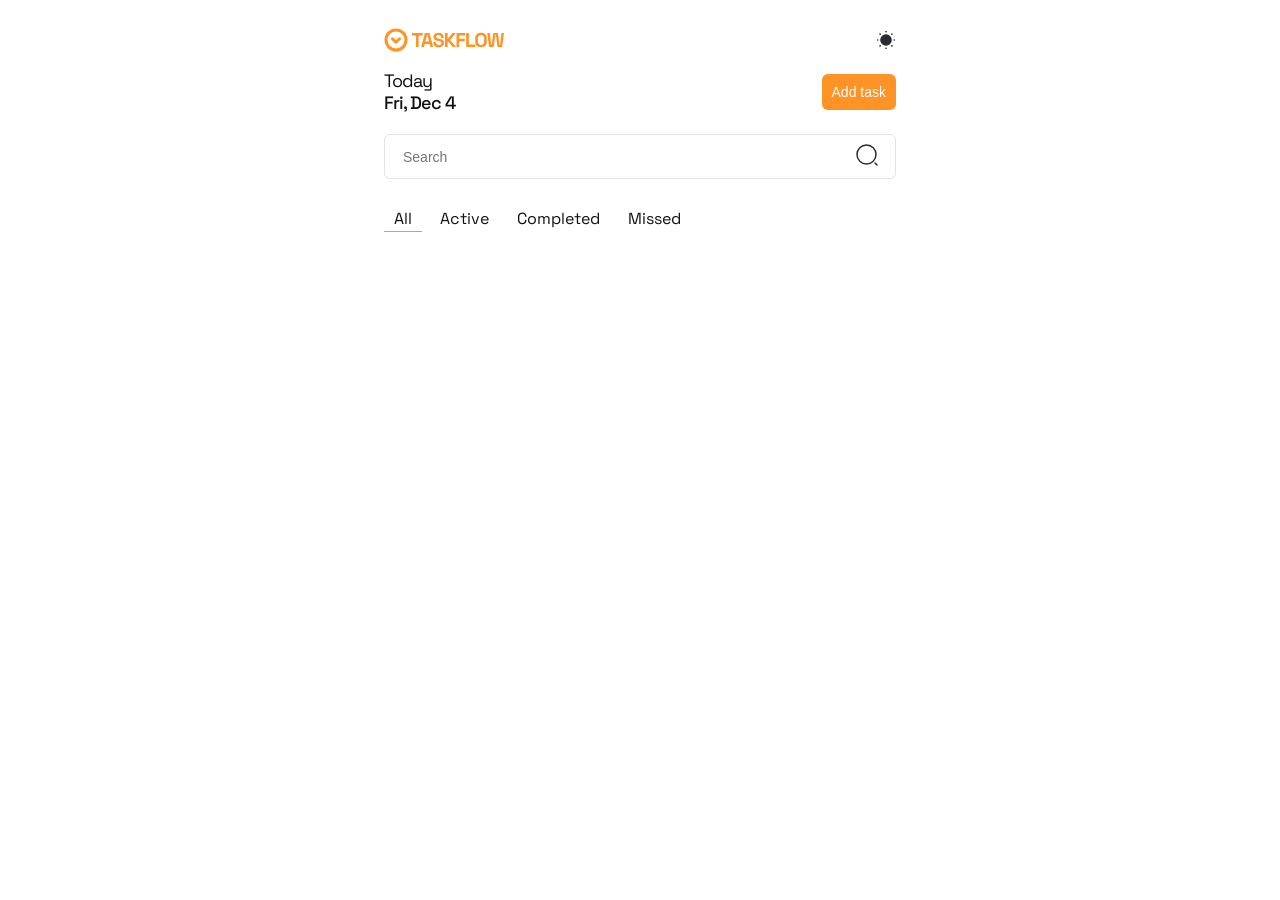
<file: html/home.html>
<!DOCTYPE html>
<html lang="en">
<head>
    <meta charset="UTF-8">
    <meta name="viewport" content="width=device-width, initial-scale=1.0">
     <title>TaskFlow</title>
    <link href="https://fonts.googleapis.com/css2?family=Space+Grotesk:wght@300;400;500;600;700&display=swap" rel="stylesheet">
    <link rel="stylesheet" href="../css/global.css">
    <link rel="stylesheet" href="../css/home.css">
    <script src="../js/newhome.js" defer></script>
</head>
<body>
    <div id="overallDiv">
    
        <header id="header">
            <img class="logo" src="../assets/TFlogo.svg">

            <div class="header-icons">
                <img id="darkModeBtn"  class="header-icon" src="../assets/Dark mode.svg" alt="dark-mode">
            </div>
        </header>

         <section id="first-section">
            <div>
                <h2>Today</h2>
                <p id="currentDate"></p>
            </div>
            <button id="firstSectionButton">Add task</button>
        </section>
        
        <section id="search-area">
            <input placeholder="Search" id="searchInput" type="text">
            <button id="searchBtn">
                <img id="searchIcon" src="../assets/search.svg">
            </button>
        </section>

        <section id="filter-buttons">
            <button class="filter">All</button>
            <button class="filter All">Active</button>
            <button class="filter">Completed</button>
            <button class="filter">Missed</button>
        </section>

        <section id="taskList">     
            <h4 id="emptyTaskPrompt">Add task to display.</h4>
        </section>

        <section id="popup">
            <form id="addTaskPopup">
                <h2>Add New Task</h2>

                <label class="popupLabel">Task title
                <input required type="text" id="taskName" placeholder="e.g Redesign login page">
                </label>

                <label class="popupLabel">Description
                <textarea id="taskDesc" placeholder="e.g  Implement corrections before Monday"></textarea>
                </label>

                <div class="group-div">
                <label class="popupLabel">Due Date
                    <input id="date" type="date" required>
                </label>
                
                <label class="popupLabel"> Due time
                    <input id="time" type="time" required>
                </label>
                </div>

            <button id="addTaskBtn">Add Task</button>
            </form>
        </section>
    </div>
</file>
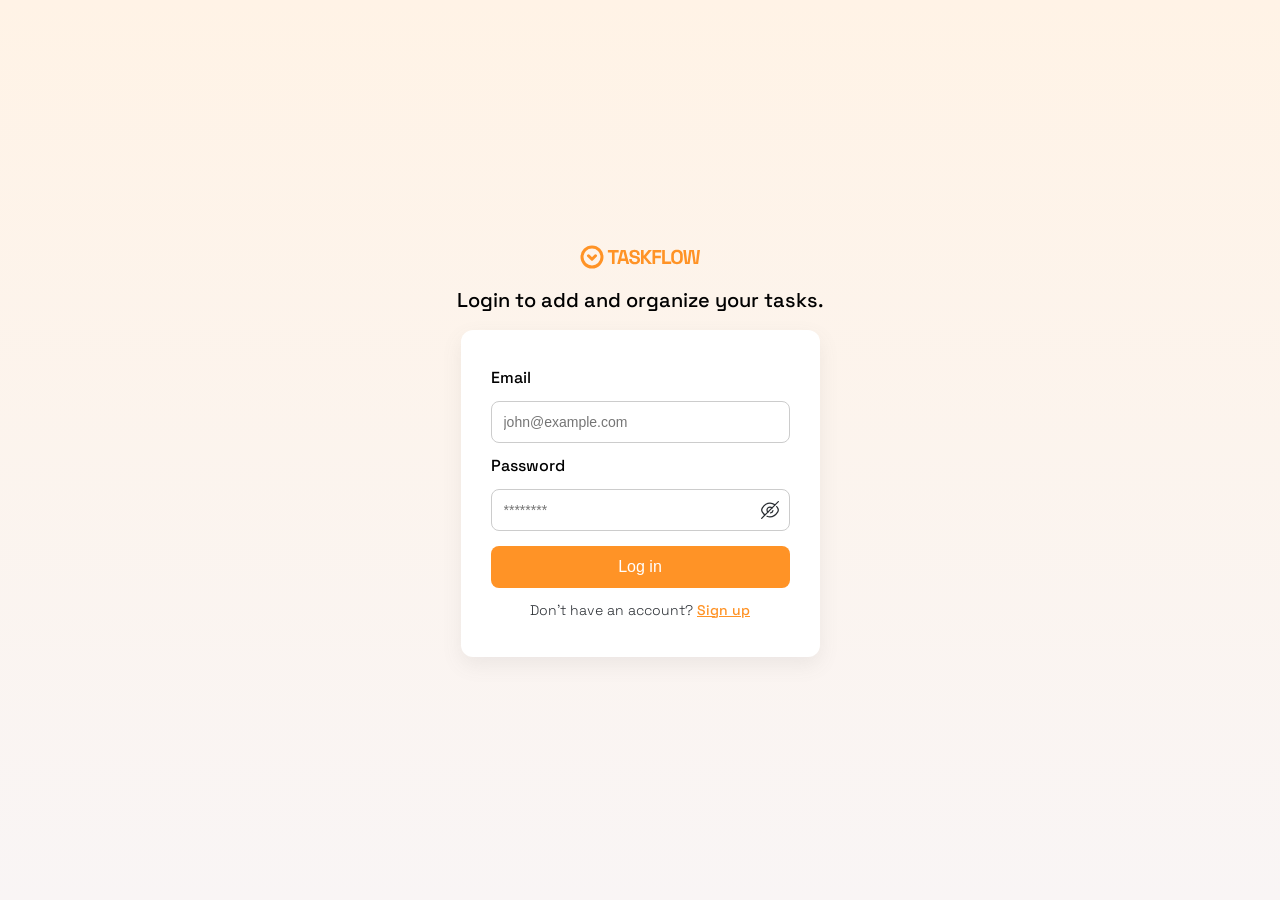
<file: html/login.html>
<!DOCTYPE html>
<html lang="en">
<head>
  <meta charset="UTF-8">
  <meta name="viewport" content="width=device-width, initial-scale=1.0">
  <title>Login</title>
  <link href="https://fonts.googleapis.com/css2?family=Space+Grotesk:wght@300;400;500;600;700&display=swap" rel="stylesheet">
  <link rel="stylesheet" href="../css/global.css">
  <link rel="stylesheet" href="../css/signup.css">
  <script defer src="../js/login.js"></script>
</head>
<body>
  <img class="logo" src="../assets/TFlogo.svg" alt="Logo">
  
  <h2 id="heading" style="font-weight: 500; font-size: 20px; padding-bottom: 10px;">Login to add and organize your tasks.</h2>
  
  <div class="bigContainer">
    <form id="form">

      <label for="email">Email</label>
      <input type="email" id="email" placeholder="john@example.com" required>
      <p id="incorrect-mail-prompt">Enter valid email address</p>

      <label for="password">Password</label>
      <div class="password-wrapper">
        <input type="password" id="password" placeholder="********" required>
        <img src="../assets/hidePassword.svg" class="toggle-password">
      </div>

      <p id="incorrect-password-prompt">Password must contain min of 8 words, a special character and number</p>   


      <button id="button" >Log in</button>
    </form>

    <p class="to-sign-up">
      Don't have an account? <a class="signup-link" href="../html/signup.html">Sign up</a>
    </p>
  </div>
</body>
</html>
</file>
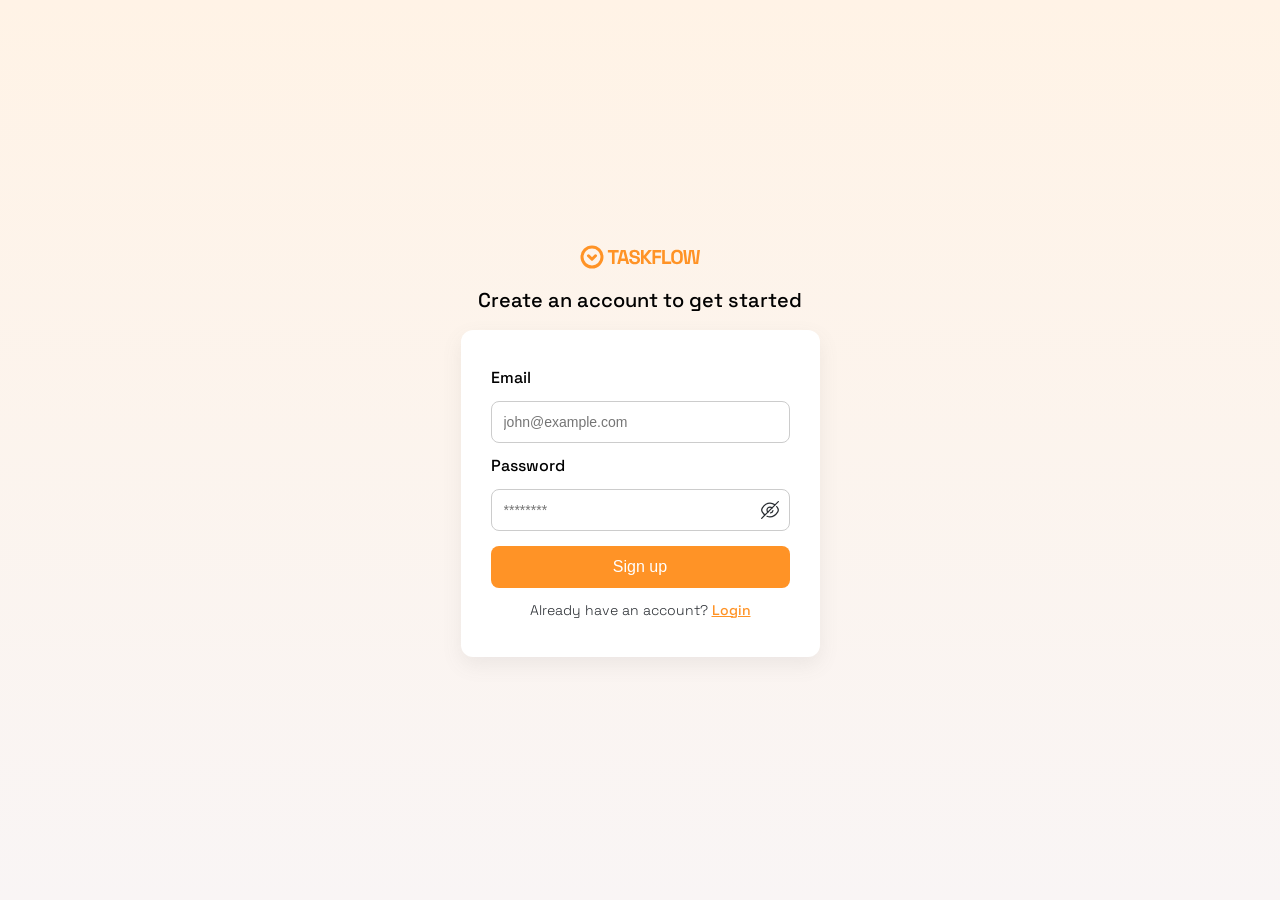
<file: html/signup.html>
<!DOCTYPE html>
<html lang="en">
<head>
  <meta charset="UTF-8">
  <meta name="viewport" content="width=device-width, initial-scale=1.0">
  <title>Sign up</title>
  <link href="https://fonts.googleapis.com/css2?family=Space+Grotesk:wght@300;400;500;600;700&display=swap" rel="stylesheet">
  <link rel="stylesheet" href="../css/global.css">
  <link rel="stylesheet" href="../css/signup.css">
  <script defer src="../js/signup.js"></script>
</head>
<body>
  <img class="logo" src="../assets/TFlogo.svg" alt="Logo">
  
  <h2 id="heading" style="font-weight: 500; font-size: 20px; padding-bottom: 10px;">Create an account to get started</h2>
  
  <div class="bigContainer">
    <form id="form">

      <label for="email">Email</label>
      <input type="email" id="email" placeholder="john@example.com" required>
      <p id="incorrect-mail-prompt">Enter valid email address</p>

      <label for="password">Password</label>
      <div class="password-wrapper">
        <input type="password" id="password" placeholder="********" required>
        <img src="../assets/hidePassword.svg" class="toggle-password">
      </div>

      <p id="incorrect-password-prompt">Password must contain min of 8 words, a special character and number</p>   


      <button id="button" type="submit" >Sign up</button>
    </form>

    <p class="to-sign-up">
      Already have an account? <a class="signup-link" href="../html/login.html">Login</a>
    </p>
  </div>
</body>
</html>
</file>
<file: css/global.css>
/* 
https://serp.co/tools/css-reset/
<link rel="stylesheet" href="https://css.serp.co/css-reset/reset.css/">
*/

html, body, div, span, applet, object, iframe,
h1, h2, h3, h4, h5, h6, p, blockquote, pre,
a, abbr, acronym, address, big, cite, code,
del, dfn, em, img, ins, kbd, q, s, samp,
small, strike, strong, sub, sup, tt, var,
b, u, i, center,
dl, dt, dd, ol, ul, li,
fieldset, form, label, legend,
table, caption, tbody, tfoot, thead, tr, th, td,
article, aside, canvas, details, embed, 
figure, figcaption, footer, header, hgroup, 
menu, nav, output, ruby, section, summary,
time, mark, audio, video {
	margin: 0;
	padding: 0;
	border: 0;
	font-size: 100%;
	font: inherit;
	vertical-align: baseline;
}
/* HTML5 display-role reset for older browsers */
article, aside, details, figcaption, figure, 
footer, header, hgroup, menu, nav, section {
	display: block;
}
body {
	line-height: 1;
}
ol, ul {
	list-style: none;
}
blockquote, q {
	quotes: none;
}
blockquote:before, blockquote:after,
q:before, q:after {
	content: '';
	content: none;
}
table {
	border-collapse: collapse;
	border-spacing: 0;
}

:root {
	font-family: "Space Grotesk", sans-serif;
  --bg-gradient: linear-gradient(to bottom, #FFF3E6, #F9F5F5);
  --bg: #ffffff;
  --text: #111111;
  --accent: #FF9326;
  --accent2: #e77f18;
  --error: red;
  --success: green;
  --gray: #808080;
  --borderGray: #e7e3de;
  --cardBg:  rgba(82, 79, 79, 0.8);
  --boxShadow: 0px 4px 20px rgba(69, 68, 68, 0.3);
  --altText: #ffffff;
  --opaqueAccent: #f7ca9e;
  --buttonText: white;
  --missedTask: #ee4242;
}

body.dark {

  --bg: #121212;
  --bg-gradient: linear-gradient(to bottom, #1a1a1a, #121212);
  --text: #eaeaea;
  --altText: #111111;
  /* --gray: #9a9a9a;

  --cardBg: rgba(82, 79, 79, 0.5);
  --borderGray: #2a2a2a;

   --boxShadow: 0px 4px 20px rgba(0,0,0,0.3); */
	--buttonText: white;
}

/* :root {
  --bg: #ffffff;
  --text: #111111;
  --card-bg: #f5f5f5;
  --border: #dddddd;
  --muted-text: #666666;

  --accent: orange;
  --error: red;
  --success: green;
} */
</file>
<file: css/home.css>
body {
    background-color: var(--bg);
    color: var(--text);
}

#overallDiv {
    margin: auto;
    display: flex;
    flex-direction: column;
    position: relative;
    width: 40%;
    background-color: var(--bg);
    color: #dbbfbf;
    padding: 20px;
    /* border: 1px solid var(--borderGray); */
    /* box-shadow: var(--boxShadow); */
}

/* header */
#header {
    display: flex;
    flex-direction: row;
    justify-content: space-between;
    align-items: center;
    height: 40px;
    background-color: var(--bg);
    color: var(--text);
}

#header .header-icon {
    display: flex;
    width: 20px;
    height: 20px;
}

.header-icons {
    display: flex;
    flex-direction: row;
    gap: 8px;
    cursor: pointer;
}

#notification {
    display: none;
}

#first-section {
   display: flex;
    flex-direction: row;
    justify-content: space-between;
    align-items: center;
    margin: 12px 0;
    background-color: var(--bg);
    color: var(--text);
}

#first-section h2 {
    font-size: 18px;
    letter-spacing: -1px;
    margin-bottom: 4px;
    color: var(--text);
}

#first-section p {
    font-size: 18px;
    font-weight: 500;
    letter-spacing: -1px;
    color: var(--text);
}

#first-section button {
    display: flex;
    padding: 10px;
    font-size: 14px;
    border: none;
    border-radius: 6px;
    color: var(--buttonText);
    background-color:var(--accent);
    cursor: pointer;
}

/* search */
#search-area {
    display: flex;
    border: 1px solid var(--borderGray);
    border-radius: 6px;
    padding: 8px 16px;
    /* gap: 8px; */
    box-sizing: border-box;
    justify-content: space-between;
    align-items: center;
    margin-bottom: 12px;
    margin-top: 10px;
    /* background: none; */
    background-color: var(--bg);
}

#searchBtn {
border: none;
background: none;
padding: 0;
cursor: pointer;
}

#search-area input {
    border: none;
    appearance: none;
    width: 100%;
    font-size: 14px;
    background-color: unset;
    outline: none;
    color: var(--text);
}

/* filter buttons */
#filter-buttons {
    display: flex;
    justify-content: start;
    align-items: center;
    gap: 8px;
    /* margin-bottom: 6px; */
    margin-top: 10px;
    background-color: var(--bg);
}

.filter {
    display: flex;
    all: unset;
    padding: 4px 10px;
    font-size: 16px;
    color: var(--text);
    border-bottom: 1px solid var(--bg);
    cursor: pointer;
    margin: 6px 0;
    background: none;
}


/* style active filter */
/* .filter.active-filter {
    border-bottom: 1.5px solid var(--accent);
     color: var(--text);
} */

/* task list */
/* #taskList {
    display: flex;
    flex-direction: column;
    align-items: flex-start;
    justify-content: center;
} */

#taskList {
    display: flex;
    flex-direction: column;
    align-items: flex-start;
}

#emptyTaskPrompt {
    display: none;
    flex-direction: row;
    align-self: start;
    text-align: start;
    font-size: 16px;
    font-style: italic;
    opacity: 0.7;
    margin-top: 6px;
    margin-left: 10px;
    color: var(--text);
}

/* popup */
#popup {
    display: none; 
    position: fixed;
    top: 0;
    left: 0;
    right: 0;
    bottom: 0;
    width: 100%;
    height: 100vh;
    background: var(--cardBg);
    justify-content: center;
    align-items: center;
}

#addTaskPopup {
    background: var(--bg);
    width: 30%;
    padding: 20px;
    box-sizing: border-box;
    border-radius: 6px;
    box-shadow:var(--boxShadow);
} 

#addTaskPopup h2 {
    font-size: 18px;
    font-weight: 500;
    margin-bottom: 12px;
    color: var(--accent);
}

#addTaskPopup label {
    display: flex;
    flex-direction: column;
    font-size: 16px;
    font-weight: 500;
    margin-bottom: 8px;
    color: var(--text)
}

#addTaskPopup input, #addTaskPopup textarea {
    all: unset;
    border: 1px solid var(--gray);
    display: flex;
    margin-top: 10px;
    padding: 8px;
    border-radius: 6px;
    box-sizing: border-box;
    color: var(--text);
    background: none;
}

#addTaskPopup textarea {
    resize: none;
    font-size: 14px;
    font-weight: 100;
}

#addTaskPopup button {
    display: flex;
    width: 100%;
    box-sizing: border-box;
    padding: 8px 10px;
    font-size: 16px;
    border: none;
    border-radius: 6px;
   color: var(--buttonText);
    background-color: var(--accent);
    text-align: center;
    margin: 10px 0;
    justify-content: center;
    cursor: pointer;
    padding: 8px 1opx;
}

/* rendered task styles */
.taskTitle {
    color: var(--text);
    display: flex;
    font-weight: 500;
    font-size: 14px;
    margin-bottom: 2px;
}

.taskDescription {
    color: var(--text);
    display: flex;
    flex-direction: row;
    flex-wrap: wrap;
    font-weight: 200;
    font-size: 14px;
    text-decoration: none;
    margin-bottom: 2px;
}

.taskTime {
    color: var(--text);
    display: flex;
    font-weight: 300;
    font-size: 14px;
    margin-bottom: 3px;
}


/* Task item container */
.taskDiv {
    width: 100%;
    display: flex;
    flex-direction: row;
    flex-wrap: nowrap;
    justify-content: flex-start;
    align-items: center;
    border: 0.3px solid var(--borderGray);
    margin-bottom: 24px;
    padding: 12px 10px;
    gap: 12px;
    border-radius: 6px;
    width: 100%;
    position: relative;
    background-color: var(--bg);
}


 .taskCheckbox {
    all: unset;
    display: flex;
    width: 18px;
    height: 18px;
    justify-self: center;
    align-items: center;
    position: relative;
    border: 1.5px solid var(--gray);
    border-radius: 4px;
}

 .taskCheckbox[type="checkbox"]:checked {
    border: var(--accent);
    background-color:var(--accent);
}

.taskDetailsDiv {
    list-style: none;
    display: flex;
    flex-wrap: nowrap;
    flex-direction: column;
    gap: 4px;
    width: 100%;
    align-items: flex-start;
    background-color: var(--bg);
}

.missed1 {
    display: flex;
    color: var(--missedTask)
}


.btnsDiv {
    display: flex;
    flex-direction: row;
    gap: 8px;
    justify-content: flex-start;
    align-items: center;
    width: 100%;
    background-color: var(--bg);
}

.editBtn, .delBtn {
    background: none;
    display: inline-flex;
    padding: 6px 8px;
    font-size: 12px;
    border-radius: 4px;
    color: var(--text);
    border: 1px solid var(--opaqueAccent);
    cursor: pointer;
}


.editBtn:hover, .delBtn:hover {
    background-color: var(--accent2);
    border: none;
    color: white;
}

.editBtn:active, .delBtn:active {
    transform: scale(0.95);
    transition: transform 0.1s ease; /* smooth effect */
}

.filter.active-filter {
  border-bottom: 1px solid var(--accent);
}

.completedTask {
    text-decoration: line-through;
    color: var(--gray);
}


/*  responsive for phone and tab */
@media (max-width: 1024px) {
    #overallDiv {
        width: 60%;
    }

    #addTaskPopup {
        width: 50%;
    }
}

@media (max-width: 480px) {
    #overallDiv {
        width: 90%;
    }

    #addTaskPopup {
        width: 90%;
    }

    #first-section h2, #first-section p {
        font-size: 16px;
    }
}
</file>
<file: css/signup.css>
* {
  margin: 0;
  padding: 0;
  box-sizing: border-box;
}

body {
  height: 100vh;
  display: flex;
  flex-direction: column;
  justify-content: center;
  align-items: center;
  margin: auto;
  background: linear-gradient(to bottom, #FFF3E6, #F9F5F5);
}

.bigContainer {
  display: flex;
  flex-direction: column;
  background-color: white;
  padding: 40px 30px;
  border-radius: 12px;
  box-shadow: 0 8px 20px rgba(105, 104, 104, 0.1);
  width: 85%;
  /* margin: 0 20px; */
  max-width: 359px;
  text-align: left;
}

.logo {
  display: flex;
  margin-bottom: 20px;
  align-self: center;
  /* width: 20%; */
}



body h2 {
  display: flex;
  font-weight: 500;
  font-size: 20x;
  text-align: center;
  color: black;
  padding-bottom: 10px;
  margin-bottom: 10px;
}

p {
  font-weight: 300;
  font-size: 12px;
  color: #292D32;
  /* margin-bottom: 20px; */
  text-align: left;
}

form {
  display: flex;
  flex-direction: column;
  gap: 15px;
}

label {
    display: flex;
    font-weight: 500;
    font-size: 16px;
}

input {
  padding: 12px;
  border: 1px solid #ccc;
  border-radius: 8px;
  font-size: 14px;
  width: 100%;
  outline: #FF9326;
}

input:focus {
  border: 1px solid #FF9326;
}

form p {
  display: none;
  flex-direction: row;
  flex-wrap: wrap;
  font-size: 14px;
  color: #f18a22;
  font-weight: 500;
}

.password-wrapper {
  position: relative;
  display: flex;
  align-items: center;
}

.password-wrapper input {
  padding-right: 40px;
}

.toggle-password {
  position: absolute;
  right: 10px;
  width: 20px;
  height: 20px;
  cursor: pointer;
}

button {
  padding: 12px;
  background-color: #FF9326;
  color: white;
  font-weight: 500;
  border: none;
  border-radius: 8px;
  cursor: pointer;
  font-size: 16px;
}

button:hover {
  /* background-color: #df7f20; */
  transform: scale(1.03);
}

button:active {
  transform: scale(0.99);
}


.to-sign-up {
  margin-top: 15px;
  font-size: 14px;
  text-align: center;
}

.signup-link {
  color: #FF9326;
  cursor: pointer;
  font-weight: 500;
  font-size: 14px;
}
</file>
